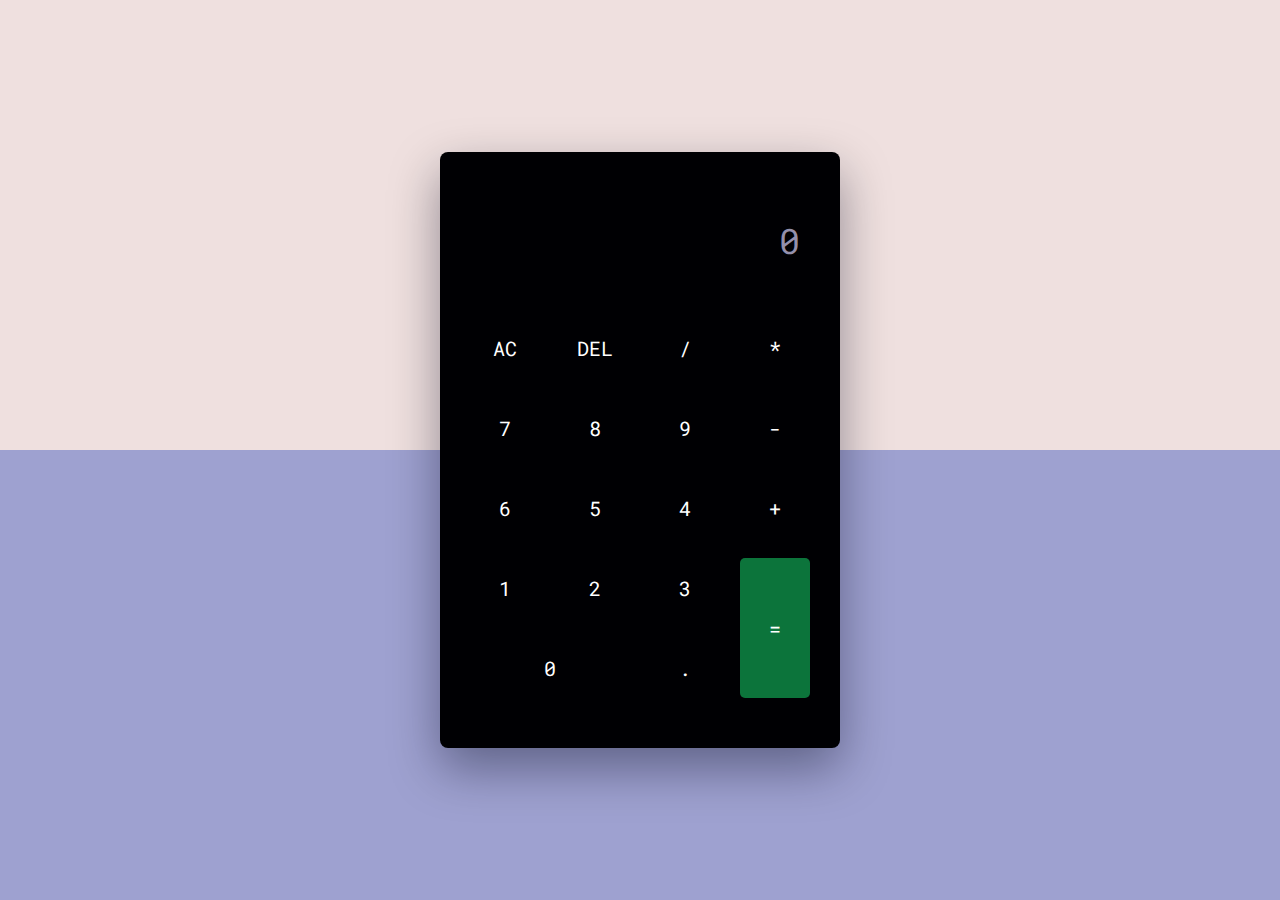
<file: calculator/index.html>
<!DOCTYPE html>
<html lang="en">
  <head>
    <meta name="viewport" content="width=device-width, initial-scale=1.0" />
    <title>Calculator</title>
    <!-- Google Font -->
    <link
      href="https://fonts.googleapis.com/css2?family=Roboto+Mono:wght@500&display=swap"
      rel="stylesheet"
    />
    <!-- Stylesheet -->
    <link rel="stylesheet" href="style.css" />
  </head>
  <body>
    <div class="calculator">
      <div class="display">
        <input type="text" placeholder="0" id="input" disabled />
      </div>
      <div class="buttons">
        <!-- Full Erase -->
        <input type="button" value="AC" id="clear" />
        <!-- Erase Single Value -->
        <input type="button" value="DEL" id="erase" />
        <input type="button" value="/" class="input-button" />
        <input type="button" value="*" class="input-button" />

        <input type="button" value="7" class="input-button" />
        <input type="button" value="8" class="input-button" />
        <input type="button" value="9" class="input-button" />
        <input type="button" value="-" class="input-button" />

        <input type="button" value="6" class="input-button" />
        <input type="button" value="5" class="input-button" />
        <input type="button" value="4" class="input-button" />
        <input type="button" value="+" class="input-button" />

        <input type="button" value="1" class="input-button" />
        <input type="button" value="2" class="input-button" />
        <input type="button" value="3" class="input-button" />

        <input type="button" value="=" id="equal" />
        <input type="button" value="0" class="input-button" />
        <input type="button" value="." class="input-button" />
      </div>
    </div>
    <!-- Script -->
    <script src="index.js"></script>
  </body>
</html>
</file>
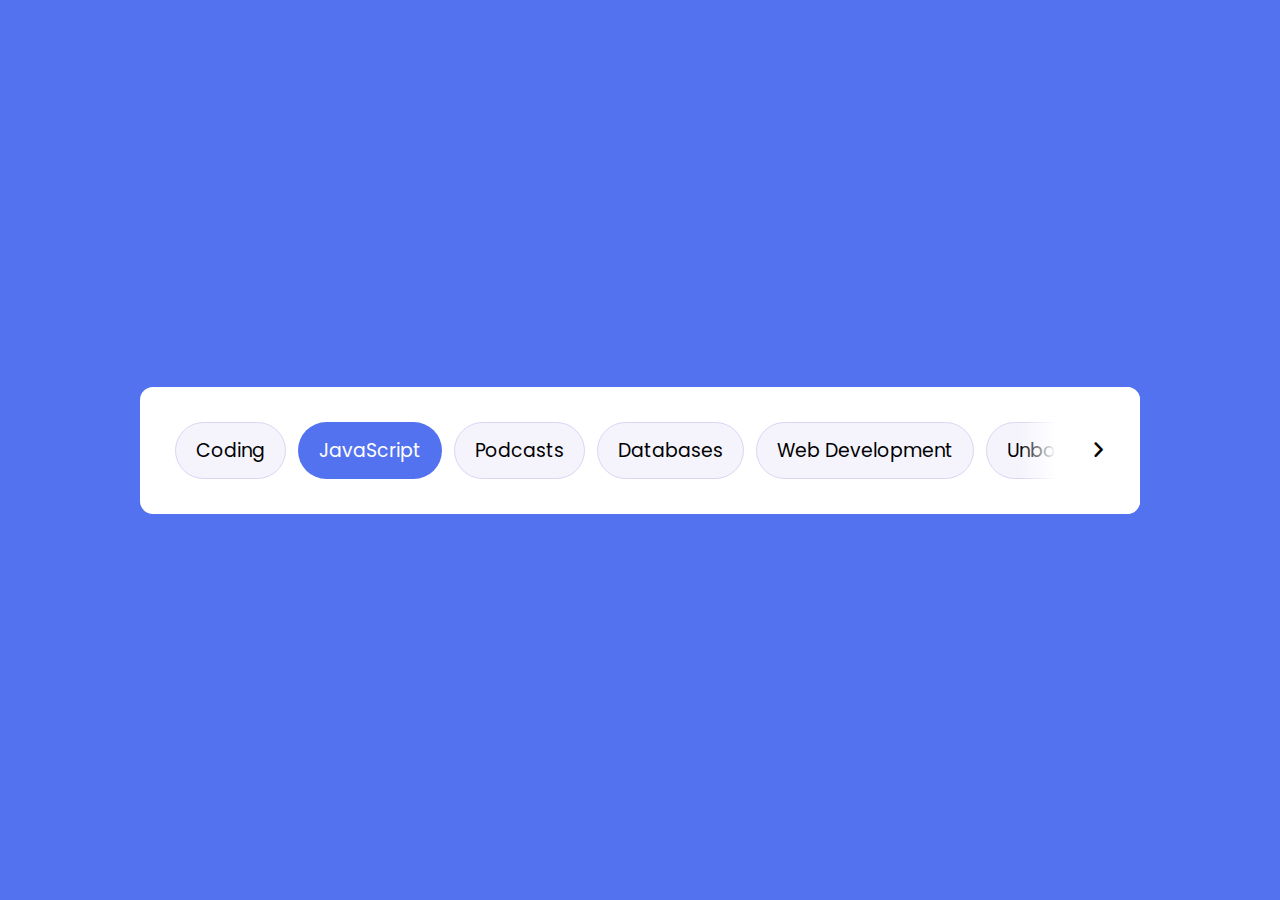
<file: dragable_slider_tabs/index.html>
<!DOCTYPE html>
<html lang="en" dir="ltr">
  <head>
    <meta charset="utf-8">
    <title>Draggable Slider Tabs </title>
    <link rel="stylesheet" href="style.css">
    <meta name="viewport" content="width=device-width, initial-scale=1.0">
    <!-- Font Awesome CDN Link for Icons -->
    <link rel="stylesheet" href="https://cdnjs.cloudflare.com/ajax/libs/font-awesome/6.2.0/css/all.min.css">
    <script src="script.js" defer></script>
  </head>
  <body>
    <div class="wrapper">
      <div class="icon"><i id="left" class="fa-solid fa-angle-left"></i></div>
      <ul class="tabs-box">
        <li class="tab">Coding</li>
        <li class="tab active">JavaScript</li>
        <li class="tab">Podcasts</li>
        <li class="tab">Databases</li>
        <li class="tab">Web Development</li>
        <li class="tab">Unboxing</li>
        <li class="tab">History</li>
        <li class="tab">Programming</li>
        <li class="tab">Gadgets</li>
        <li class="tab">Algorithms</li>
        <li class="tab">Comedy</li>
        <li class="tab">Gaming</li>
        <li class="tab">Share Market</li>
        <li class="tab">Smartphones</li>
        <li class="tab">Data Structure</li>
      </ul>
      <div class="icon"><i id="right" class="fa-solid fa-angle-right"></i></div>
    </div>

  </body>
</html>
</file>
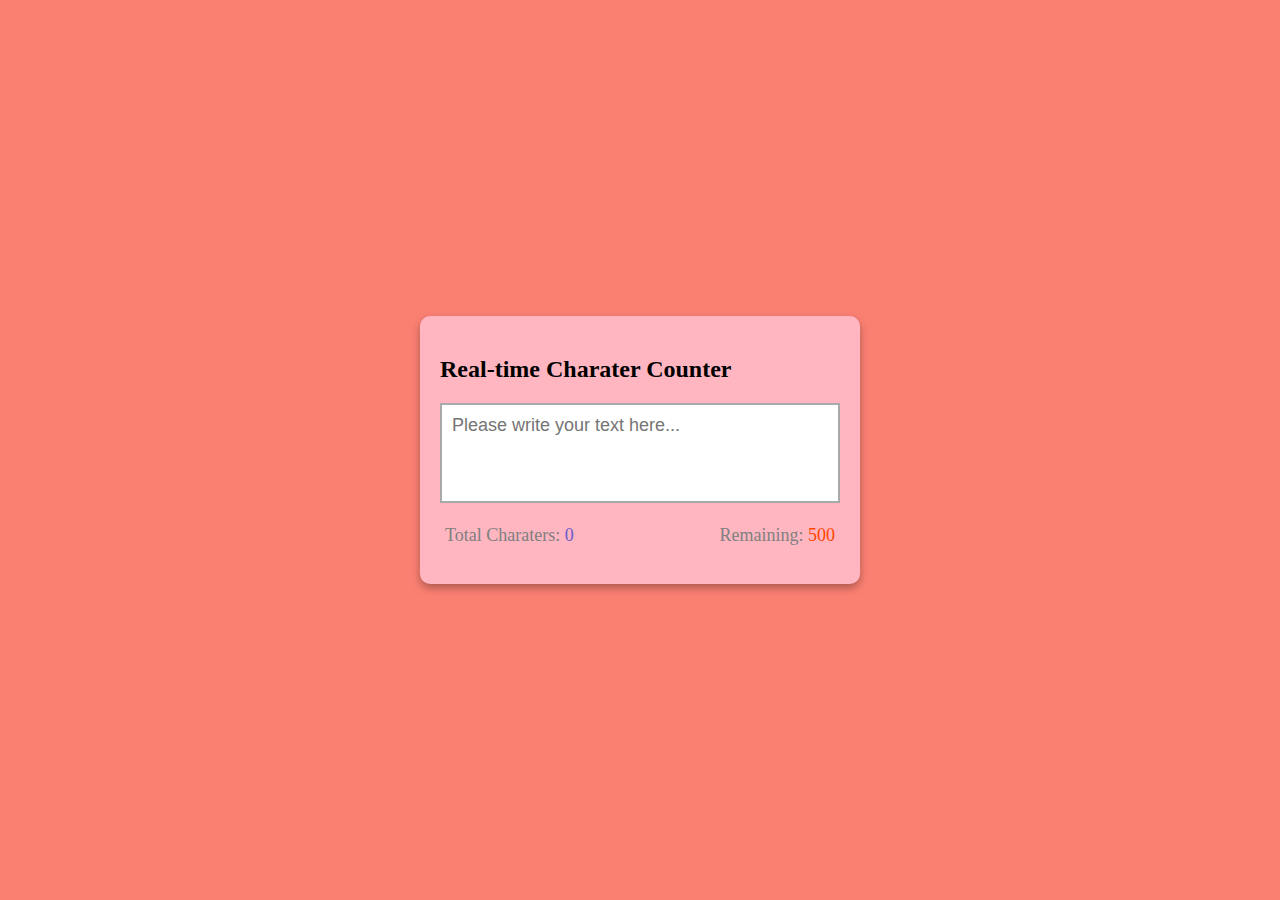
<file: real_time_character_counter/index.html>
<!DOCTYPE html>
<html lang="en">
  <head>
    <meta charset="UTF-8" />
    <meta http-equiv="X-UA-Compatible" content="IE=edge" />
    <meta name="viewport" content="width=device-width, initial-scale=1.0" />
    <title>Real-time Charater Counter</title>
    <link rel="stylesheet" href="style.css" />
  </head>
  <body>
    <div class="container">
      <h2>Real-time Charater Counter</h2>
      <textarea
        id="textarea"
        class="textarea"
        placeholder="Please write your text here..."
        maxlength="500"
      ></textarea>
      <div class="counter-container">
        <p>
          Total Charaters:
          <span class="total-counter" id="total-counter"></span>
        </p>
        <p>
          Remaining:
          <span class="remaining-counter" id="remaining-counter"></span>
        </p>
      </div>
    </div>
    <script src="index.js"></script>
  </body>
</html>
</file>
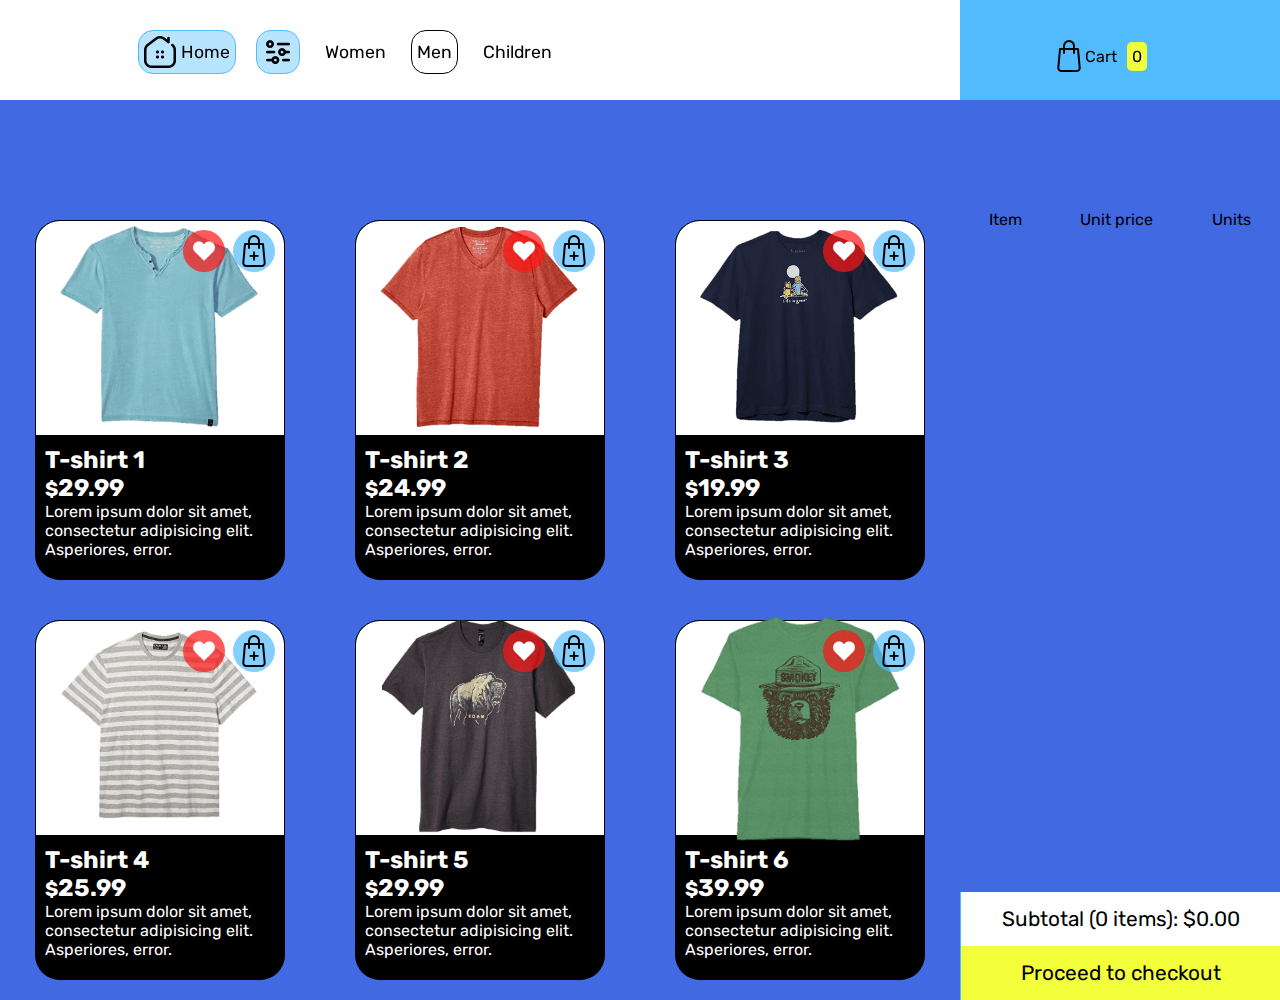
<file: shopping_javascript/index.html>
<!DOCTYPE html>
<html lang="en">
<head>
    <meta charset="UTF-8">
    <meta http-equiv="X-UA-Compatible" content="IE=edge">
    <link rel="shortcut icon" href="#">
    <meta name="viewport" content="width=device-width, initial-scale=1.0">
    <title>Shopping Cart JS</title>
    <link rel="stylesheet" href="style.css">
    <link rel="stylesheet" href="https://cdn.jsdelivr.net/npm/bootstrap-icons@1.5.0/font/bootstrap-icons.css">
</head>
<body>
    <div class="app-container">
        <div class="app-bg">
            <div class="left-side"></div>
            <div class="right-side"></div>
        </div>
        <header>
            <nav>
                <ul>
                    <li class="btn home">
                        <a href="./">
                            <img src="./icons/home.png" alt=""> Home
                        </a>
                    </li>
                    <li class="btn">
                        <a href="#">
                            <img src="./icons/filter.png" alt="filter">
                        </a>
                    </li>
                    <li>
                        <a href="#">
                            Women
                        </a>
                    </li>
                    <li class="active">
                        <a href="#">
                            Men
                        </a>
                    </li>
                    <li>
                        <a href="#">
                            Children
                        </a>
                    </li>
                </ul>
            </nav>
            <div class="shopping-bag">
                <a href="./cart.html">
                    <img src="./icons/bag.png" alt="cart">
                    Cart
                    <div class="total-items-in-cart">
                        0
                    </div>
                </a>
            </div>
        </header>
        <main>
            <!-- <div class="content">
                <div class="products-preview">
                    <div class="products-container">
                        <div class="product">
                            <img src="./img/t1.png" alt="t-shirt 1">
                        </div>
                        <div class="product">
                            <img src="./img/t2.png" alt="t-shirt 2">
                        </div>
                        <div class="product">
                            <img src="./img/t4.png" alt="t-shirt 3">
                        </div>
                    </div>
                    <div class="more-details">
                        <div class="see-more-btn">
                                <img src="./icons/right-arrow.png" alt="">
                                Details
                        </div>
                        <!-- <div class="description">
                            <small>New Season</small>
                            <h1>Men Tees - <small>$</small>29.99</h1>
                            <h1>Summer T-shirt</h1>
                        </div> 
                    </div>
                </div> 
                 <div class="model">
                    <img class="model-img" src="./img/model.png" alt="model">
                    <div class="product">
                        <img src="./img/t3.png" alt="t-shirt 4">
                    </div>
                </div> 
            </div>
        </main>
    </div> -->
    <div class="products-list">
        <div class="products">
            <!-- render porducts here -->
        </div>
        <div class="cart">
            <div class="cart-header">
                <div class="column1">Item</div>
                <div class="column2">Unit price</div>
                <div class="column3">Units</div>
            </div>
            <div class="cart-items">
                <!-- render cart items here -->
            </div>
            <div class="cart-footer">
                <div class="subtotal">
                    Subtotal (0 items): $0
                </div>
                <div class="checkout">
                    Proceed to checkout
                </div>
            </div>
        </div>
    </div>

    <script>
        const porductsListEl = document.querySelector(".products-list");
        const seeMoreBtn = document.querySelector(".see-more-btn");

        seeMoreBtn.addEventListener('click', () => {
            porductsListEl.scrollIntoView({behavior: "smooth"})
        })
    </script>

    <script src="./products.js"></script>
    <script src="./app.js"></script>
</body>
</html>
</file>
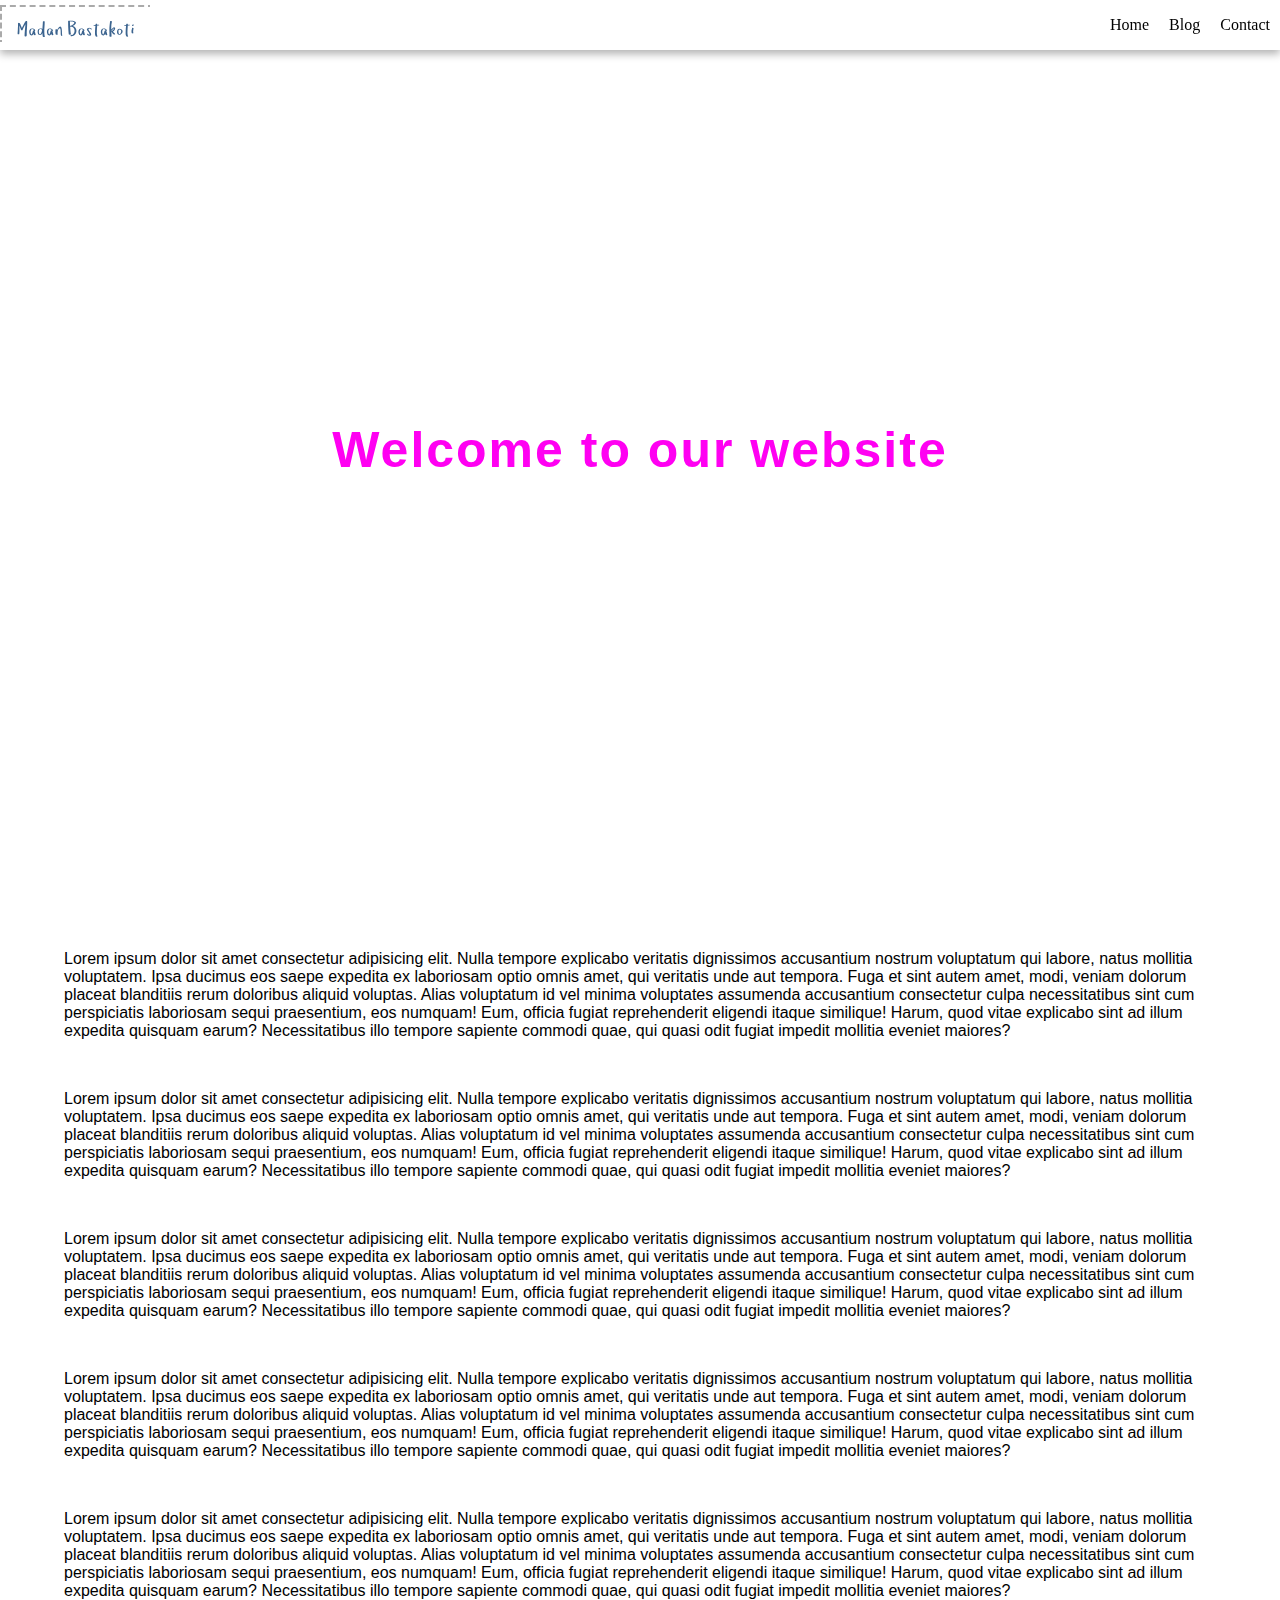
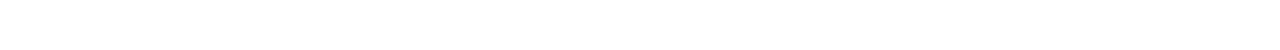
<file: sticky_navbar/index.html>
<!DOCTYPE html>
<html lang="en">
  <head>
    <meta charset="UTF-8" />
    <meta http-equiv="X-UA-Compatible" content="IE=edge" />
    <meta name="viewport" content="width=device-width, initial-scale=1.0" />
    <title>Sticky Navbar</title>
    <link rel="stylesheet" href="style.css" />
  </head>
  <body>
    <div class="navbar">
      <a href="/index.html"><img src="logo.svg" alt="logo" /></a>

      <ul>
        <li><a href="#">Home</a></li>
        <li><a href="#">Blog</a></li>
        <li><a href="#">Contact</a></li>
      </ul>
    </div>
    <div class="top-container">
      <h1>Welcome to our website</h1>
    </div>
    <div class="bottom-container">
      <p class="text">
        Lorem ipsum dolor sit amet consectetur adipisicing elit. Nulla tempore
        explicabo veritatis dignissimos accusantium nostrum voluptatum qui
        labore, natus mollitia voluptatem. Ipsa ducimus eos saepe expedita ex
        laboriosam optio omnis amet, qui veritatis unde aut tempora. Fuga et
        sint autem amet, modi, veniam dolorum placeat blanditiis rerum doloribus
        aliquid voluptas. Alias voluptatum id vel minima voluptates assumenda
        accusantium consectetur culpa necessitatibus sint cum perspiciatis
        laboriosam sequi praesentium, eos numquam! Eum, officia fugiat
        reprehenderit eligendi itaque similique! Harum, quod vitae explicabo
        sint ad illum expedita quisquam earum? Necessitatibus illo tempore
        sapiente commodi quae, qui quasi odit fugiat impedit mollitia eveniet
        maiores?
      </p>
      <p class="text">
        Lorem ipsum dolor sit amet consectetur adipisicing elit. Nulla tempore
        explicabo veritatis dignissimos accusantium nostrum voluptatum qui
        labore, natus mollitia voluptatem. Ipsa ducimus eos saepe expedita ex
        laboriosam optio omnis amet, qui veritatis unde aut tempora. Fuga et
        sint autem amet, modi, veniam dolorum placeat blanditiis rerum doloribus
        aliquid voluptas. Alias voluptatum id vel minima voluptates assumenda
        accusantium consectetur culpa necessitatibus sint cum perspiciatis
        laboriosam sequi praesentium, eos numquam! Eum, officia fugiat
        reprehenderit eligendi itaque similique! Harum, quod vitae explicabo
        sint ad illum expedita quisquam earum? Necessitatibus illo tempore
        sapiente commodi quae, qui quasi odit fugiat impedit mollitia eveniet
        maiores?
      </p>
      <p class="text">
        Lorem ipsum dolor sit amet consectetur adipisicing elit. Nulla tempore
        explicabo veritatis dignissimos accusantium nostrum voluptatum qui
        labore, natus mollitia voluptatem. Ipsa ducimus eos saepe expedita ex
        laboriosam optio omnis amet, qui veritatis unde aut tempora. Fuga et
        sint autem amet, modi, veniam dolorum placeat blanditiis rerum doloribus
        aliquid voluptas. Alias voluptatum id vel minima voluptates assumenda
        accusantium consectetur culpa necessitatibus sint cum perspiciatis
        laboriosam sequi praesentium, eos numquam! Eum, officia fugiat
        reprehenderit eligendi itaque similique! Harum, quod vitae explicabo
        sint ad illum expedita quisquam earum? Necessitatibus illo tempore
        sapiente commodi quae, qui quasi odit fugiat impedit mollitia eveniet
        maiores?
      </p>
      <p class="text">
        Lorem ipsum dolor sit amet consectetur adipisicing elit. Nulla tempore
        explicabo veritatis dignissimos accusantium nostrum voluptatum qui
        labore, natus mollitia voluptatem. Ipsa ducimus eos saepe expedita ex
        laboriosam optio omnis amet, qui veritatis unde aut tempora. Fuga et
        sint autem amet, modi, veniam dolorum placeat blanditiis rerum doloribus
        aliquid voluptas. Alias voluptatum id vel minima voluptates assumenda
        accusantium consectetur culpa necessitatibus sint cum perspiciatis
        laboriosam sequi praesentium, eos numquam! Eum, officia fugiat
        reprehenderit eligendi itaque similique! Harum, quod vitae explicabo
        sint ad illum expedita quisquam earum? Necessitatibus illo tempore
        sapiente commodi quae, qui quasi odit fugiat impedit mollitia eveniet
        maiores?
      </p>
      <p class="text">
        Lorem ipsum dolor sit amet consectetur adipisicing elit. Nulla tempore
        explicabo veritatis dignissimos accusantium nostrum voluptatum qui
        labore, natus mollitia voluptatem. Ipsa ducimus eos saepe expedita ex
        laboriosam optio omnis amet, qui veritatis unde aut tempora. Fuga et
        sint autem amet, modi, veniam dolorum placeat blanditiis rerum doloribus
        aliquid voluptas. Alias voluptatum id vel minima voluptates assumenda
        accusantium consectetur culpa necessitatibus sint cum perspiciatis
        laboriosam sequi praesentium, eos numquam! Eum, officia fugiat
        reprehenderit eligendi itaque similique! Harum, quod vitae explicabo
        sint ad illum expedita quisquam earum? Necessitatibus illo tempore
        sapiente commodi quae, qui quasi odit fugiat impedit mollitia eveniet
        maiores?
      </p>
    </div>
    <script src="index.js"></script>
  </body>
</html>
</file>
<file: calculator/style.css>
* {
    padding: 0;
    margin: 0;
    box-sizing: border-box;
    font-family: "Roboto Mono", monospace;
  }
  body {
    height: 100vh;
    background: linear-gradient(to bottom, #efe0df 50%, #9ea1d0 50%);
  }
  .calculator {
    width: 400px;
    background-color: #000003;
    padding: 50px 30px;
    position: absolute;
    transform: translate(-50%, -50%);
    top: 50%;
    left: 50%;
    border-radius: 8px;
    box-shadow: 0 20px 50px rgba(0, 5, 24, 0.4);
  }
  .display {
    width: 100%;
  }
  .display input {
    width: 100%;
    padding: 15px 10px;
    text-align: right;
    border: none;
    background-color: transparent;
    color: #ffffff;
    font-size: 35px;
  }
  .display input::placeholder {
    color: #9490ac;
  }
  .buttons {
    display: grid;
    grid-template-columns: repeat(4, 1fr);
    grid-gap: 20px;
    margin-top: 40px;
  }
  .buttons input[type="button"] {
    font-size: 20px;
    padding: 17px;
    border: none;
    background-color: transparent;
    color: #ffffff;
    cursor: pointer;
    border-radius: 5px;
  }
  .buttons input[type="button"]:hover {
    box-shadow: 0 8px 25px #000d2e;
  }
  input[type="button"]#equal {
    grid-row: span 2;
    background-color: #0c743b;
  }
  input[type="button"][value="0"] {
    grid-column: span 2;
  }
</file>
<file: dragable_slider_tabs/style.css>
/* Import Google font - Poppins */
@import url('https://fonts.googleapis.com/css2?family=Poppins:wght@400;500;600&display=swap');
*{
  margin: 0;
  padding: 0;
  box-sizing: border-box;
  font-family: 'Poppins', sans-serif;
}
body {
  display: flex;
  padding: 0 10px;
  align-items: center;
  justify-content: center;
  min-height: 100vh;
  background: #5372F0;
}
.wrapper {
  padding: 35px;
  position: relative;
  overflow-x: hidden;
  max-width: 1000px;
  background: #fff;
  border-radius: 13px;
}
.wrapper .icon {
  position: absolute;
  top: 0;
  height: 100%;
  width: 120px;
  display: flex;
  align-items: center;
}
.icon:first-child {
  left: 0;
  display: none;
  background: linear-gradient(90deg, #fff 70%, transparent);
}
.icon:last-child {
  right: 0;
  justify-content: flex-end;
  background: linear-gradient(-90deg, #fff 70%, transparent);
}
.icon i {
  width: 55px;
  height: 55px;
  cursor: pointer;
  font-size: 1.2rem;
  text-align: center;
  line-height: 55px;
  border-radius: 50%;
}
.icon i:hover {
  background: #efedfb;
}
.icon:first-child i {
  margin-left: 15px;
} 
.icon:last-child i {
  margin-right: 15px;
} 
.wrapper .tabs-box {
  display: flex;
  gap: 12px;
  list-style: none;
  overflow-x: hidden;
  scroll-behavior: smooth;
}
.tabs-box.dragging {
  scroll-behavior: auto;
  cursor: grab;
}
.tabs-box .tab {
  cursor: pointer;
  font-size: 1.18rem;
  white-space: nowrap;
  background: #f5f4fd;
  padding: 13px 20px;
  border-radius: 30px;
  border: 1px solid #d8d5f2;
}
.tabs-box .tab:hover{
  background: #efedfb;
}
.tabs-box.dragging .tab {
  user-select: none;
  pointer-events: none;
}
.tabs-box .tab.active{
  color: #fff;
  background: #5372F0;
  border-color: transparent;
}
</file>
<file: real_time_character_counter/style.css>
body {
    margin: 0;
    display: flex;
    justify-content: center;
    height: 100vh;
    align-items: center;
    background-color: salmon;
    font-family: cursive;
  }
  
  .container {
    background-color: lightpink;
    width: 400px;
    padding: 20px;
    margin: 5px;
    border-radius: 10px;
    box-shadow: 0 4px 8px rgba(0, 0, 0, 0.3);
  }
  
  .textarea {
    resize: none;
    width: 100%;
    height: 100px;
    font-size: 18px;
    font-family: sans-serif;
    padding: 10px;
    box-sizing: border-box;
    border: solid 2px darkgray;
  }
  
  .counter-container {
    display: flex;
    justify-content: space-between;
    padding: 0 5px;
  }
  
  .counter-container p {
    font-size: 18px;
    color: gray;
  }
  
  .total-counter {
    color: slateblue;
  }
  
  .remaining-counter {
    color: orangered;
  }
</file>
<file: shopping_javascript/style.css>
/* import fonts */
@import url("https://fonts.googleapis.com/css2?family=Rubik&display=swap");

/* VARIABLES */
:root {
  --bg-color: #fff;
  --link-color: #000;
  --link-size: 1.1rem;
  --right-side-bg-color: 81, 187, 254;
}

/* General CSS */
* {
  padding: 0;
  margin: 0;
  box-sizing: border-box;
  font-family: Rubik;
}

html {
  font-size: 16px;
  overflow-x: hidden;
}

a {
  text-decoration: none;
  color: #000;
}

/* APP CONTAINER */
.app-container {
  width: 100vw;
  height: 100vh;
}

/* APP BG */
.app-bg {
  position: fixed;
  top: 0;
  left: 0;
  width: 100vw;
  height: 100vh;
  display: flex;
  z-index: -1;
}
.app-bg .left-side {
  background-color: rgb(255, 255, 255);
  width: 75%;
  height: 100%;
}
.app-bg .right-side {
  background-color: rgb(var(--right-side-bg-color));
  width: 25%;
  height: 100%;
}

/* HEADER */
header {
  width: 100%;
  height: 100px;

  padding: 30px 10%;
  display: flex;
  justify-content: space-between;

  position: fixed;
  top: 0;
  left: 0;

  z-index: 99;
}
header nav ul {
  display: flex;
  align-items: center;
}
header nav ul li {
  list-style: none;
  margin: 0 10px;
  padding: 5px 5px;
  border-radius: 15px;
}
header nav ul li.active {
  border: 1px solid #000;
}
header nav ul li a {
  font-size: var(--link-size);
  display: flex;
  align-items: center;
  height: 32px;
}
header nav ul li.btn {
  background-color: rgba(var(--right-side-bg-color), 0.4);
  border: 1px solid rgb(var(--right-side-bg-color));
}
header nav ul li.btn img {
  width: 32;
  height: 32px;
}
header nav ul li.home a {
  display: flex;
  align-items: center;
}
header nav ul li.home a img {
  margin-right: 5px;
}
/* HEADER -> SHOOPING BAG */
.shopping-bag {
  padding: 10px 5px;
}
.shopping-bag a {
  display: flex;
  align-items: center;
}
.shopping-bag a img {
  width: 32px;
  height: 32px;
}
.shopping-bag .total-items-in-cart {
  margin-left: 10px;
  padding: 5px;
  background-color: rgb(242, 255, 58);
  border-radius: 5px;
}
/* MAIN */
main {
  width: 100%;
  background-color: royalblue;
  position: relative;
  top: 100px;
}
main .products-preview {
  width: 60%;
  height: calc(100vh - 100px);
  position: absolute;
  left: 0;
}
main .model {
  width: 40%;
  height: calc(100vh - 100px);
  position: absolute;
  right: 0;
  z-index: -1;
}
/* PRODUCTS */
.products-container {
  width: 100%;
  height: 100%;
  display: flex;
  justify-content: space-around;
  align-items: center;
}
.product {
  width: 300px;
  border: 1px solid rgba(var(--right-side-bg-color), 0.4);
  border-radius: 10px;
  padding: 5px;
}
.product img {
  width: 100%;
}
/* MORE DETAILS */
.more-details {
  position: absolute;
  bottom: 80px;
  left: 50px;

  display: flex;
  align-items: center;
}
.more-details .see-more-btn {
  cursor: pointer;
  display: flex;
  align-items: center;

  transform: rotate(-90deg);

  font-size: 1.2rem;
}
.see-more-btn img {
  width: 80px;
  margin-right: 20px;
}
.more-details .description {
}
.more-details .description small {
  color: rgb(149, 149, 149);
}
.more-details .description h1 {
  margin: 10px 0;
}
.more-details .description h1 small {
  color: #000;
}
/* MODEL */
.model {
  display: flex;
  justify-content: right;
  align-items: center;
}
.model .model-img {
  height: 100vh;
  position: absolute;
  left: 35%;
  transform: translate(-50%);
  top: -100px;
}
.model .product {
  width: 300px;
  border: 1px solid rgba(255, 255, 255, 0.4);
  border-radius: 10px;
  padding: 5px;
}
.model .product img {
  width: 100%;
}
/* products list */
.products-list {
  width: 100vw;
  height: 100vh;

  padding-top: 100px;

  display: flex;
}

/* PRODUCTS */
.products {
  height: 100%;
  width: 75%;

  display: grid;
  grid-template-rows: 1fr 1fr;
  grid-template-columns: repeat(3, 3fr);
}
.products img {
  width: 200px;
  /* filter: drop-shadow(30px 10px 4px #ddd); */
}
.products .item {
  display: flex;
  align-items: center;
  justify-content: center;
  flex-direction: column;
  width: 100%;
  height: 100%;
}
.products .item .item-container {
  width: 250px;
  height: 90%;
  background-color: #000;

  border-radius: 25px;

  position: relative;
}
.products .item .item-container .item-img {
  width: 100%;
  height: 60%;

  background-color: white;

  border: 1px solid #000;
  border-radius: 25px 25px 0 0;

  display: flex;
  justify-content: center;
  align-items: center;
}
.products .item .item-container .desc {
  width: 100%;
  color: #fff;

  padding: 10px;
}
.products .item .item-container .add-to-cart {
  background-color: rgba(var(--right-side-bg-color), 0.7);
  /* background-color: rgb(242, 255, 58); */

  display: flex;
  justify-content: center;
  align-items: center;

  position: absolute;
  top: 10px;
  right: 10px;

  padding: 5px;

  border-radius: 50%;

  cursor: pointer;
}
.products .item .item-container .add-to-wishlist {
  background-color: rgba(255, 21, 21, 0.7);

  display: flex;
  justify-content: center;
  align-items: center;

  position: absolute;
  top: 10px;
  right: 60px;

  padding: 5px;

  border-radius: 50%;

  cursor: pointer;
}
.products .item .item-container .add-to-cart img {
  width: 32px;
  height: 32px;
}
.products .item .item-container .add-to-wishlist img {
  width: 32px;
  height: 32px;

  padding: 5px;
}
/* CART */
.cart {
  height: 100%;
  width: 25%;

  position: relative;
}
/* cart header */
.cart-header {
  display: flex;
  justify-content: space-around;
  padding: 10px 0;
}
/* cart items */
.cart-items {
  max-height: calc(100vh - 247px);
  overflow-y: auto;
  overflow-x: hidden;
}
/* cart item */
.cart-item {
  display: flex;
  justify-content: space-around;
  padding: 10px 0;
}
.cart-item div {
  display: flex;
  align-items: center;
  justify-content: center;
}
/* item info */
.cart-item .item-info {
  flex: 1;
  background-color: rgba(255, 255, 255, 0.6);

  border-radius: 0 10px 10px 0;

  padding: 10px;
}
.cart-item .item-info:hover {
  background-color: rgba(255, 0, 0, 0.6);
  cursor: pointer;
}
.cart-item .item-info img {
  width: 75px;
}
/* unit price */
.cart-item .unit-price {
  flex: 1;
  font-size: 1.2rem;
}
/* units */
.cart-item .units {
  flex: 1;
}
.cart-item .units .number {
  margin: 0 10px;

  font-size: 1.2rem;
}
.cart-item .units .btn {
  width: 20px;
  height: 20px;

  background-color: rgb(242, 255, 58);

  border-radius: 50%;

  font-weight: bold;

  cursor: pointer;

  -webkit-user-select: none; /* Chrome all / Safari all */
  -moz-user-select: none; /* Firefox all */
  -ms-user-select: none; /* IE 10+ */
}

/* cart footer */
.cart-footer {
  width: 100%;
  background-color: rgb(255, 21, 21);
  position: absolute;
  bottom: 0;
  left: 0;

  border-left: 1px solid rgb(var(--right-side-bg-color));
}
.cart-footer div {
  display: flex;
  align-items: center;
  justify-content: center;

  padding: 15px 0;

  font-size: 1.3rem;
}
.cart-footer .subtotal {
  background-color: white;
}
.cart-footer .checkout {
  background-color: rgb(242, 255, 58);

  cursor: pointer;
}
</file>
<file: sticky_navbar/style.css>
body {
    margin: 0;
  }
  
  .top-container {
    background-image: url("https://th.bing.com/th/id/R.ae7b5933459a8e798d3437778ae29d62?rik=WAKXF6eo7ZtW%2bw&pid=ImgRaw&r=0");
    height: 100vh;
    background-size: cover;
    display: flex;
    justify-content: center;
    align-items: center;
    text-align: center;
  }
  
  .top-container h1 {
    color: rgb(255, 0, 242);
    font-size: 50px;
    font-family: Impact, Haettenschweiler, "Arial Narrow Bold", sans-serif;
    letter-spacing: 2px;
  }
  
  .text {
    margin: 50px 5%;
    font-family: sans-serif;
  }
  
  .navbar {
    display: flex;
    position: fixed;
    background-color: white;
    width: 100%;
    justify-content: space-between;
    align-items: center;
    box-shadow: 0 4px 8px rgba(0, 0, 0, 0.3);
    transition: background-color 0.4s;
  }
  
  .navbar ul {
    display: flex;
    list-style-type: none;
  }
  
  .navbar ul li a {
    text-decoration: none;
    margin: 0 10px;
    color: black;
    font-family: cursive;
  }
  
  .navbar ul li a:hover {
    color: red;
  }
  
  .navbar.active {
    background-color: black;
  }
  
  .navbar.active ul li a {
    color: white;
  }
</file>
